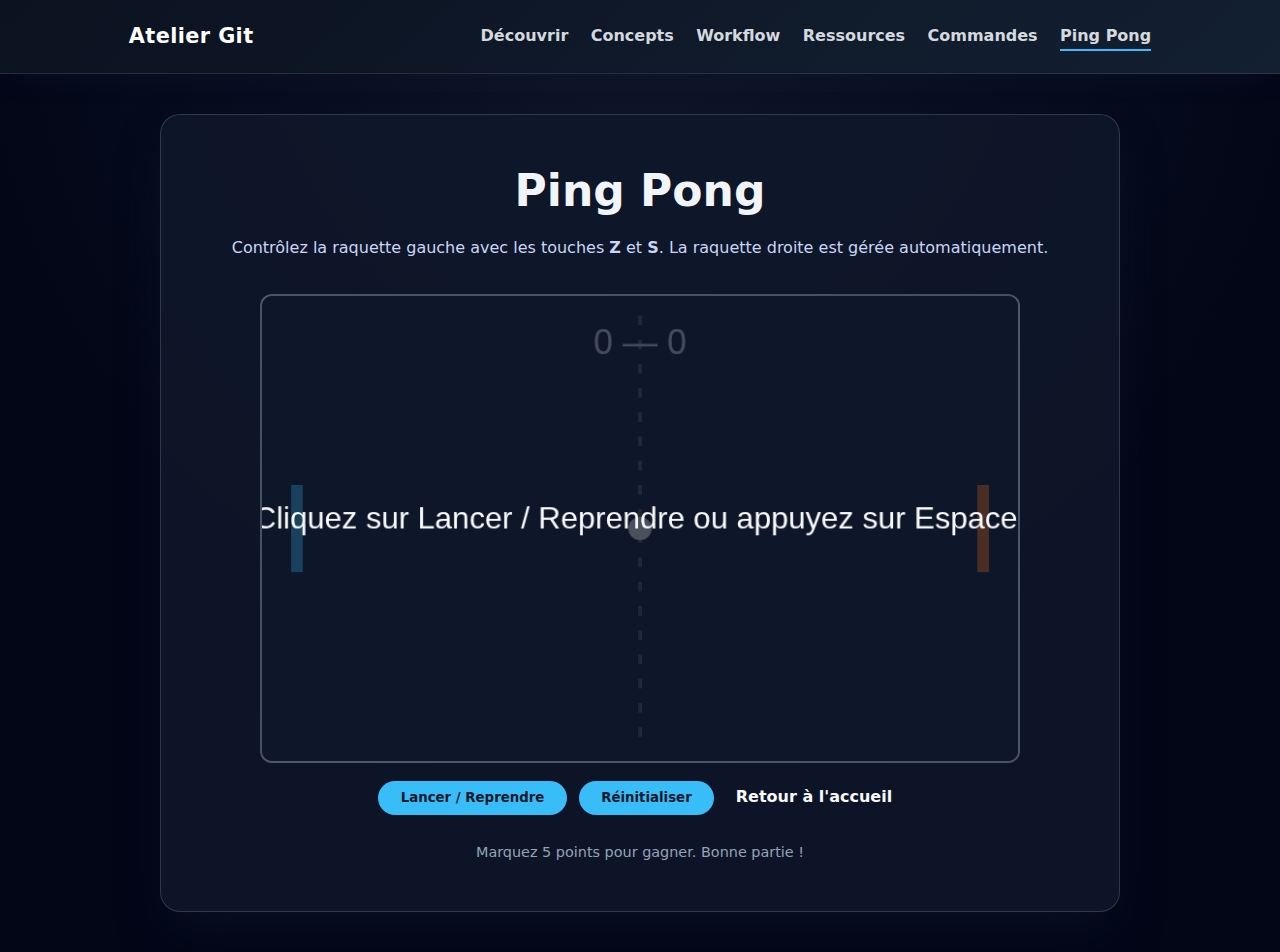
<file: pingpong/index.html>
<!DOCTYPE html>
<html lang="fr">
<head>
    <meta charset="UTF-8">
    <meta name="viewport" content="width=device-width, initial-scale=1.0">
    <title>Mini-jeu Ping Pong</title>
    <link rel="stylesheet" href="../styles.css">
    <link rel="stylesheet" href="style.css">
</head>
<body>
    <header class="game-topbar">
        <nav class="top-nav">
            <a class="logo" href="../index.html">Atelier Git</a>
            <ul class="nav-links">
                <li><a href="../index.html#intro">Découvrir</a></li>
                <li><a href="../index.html#concepts">Concepts</a></li>
                <li><a href="../index.html#workflow">Workflow</a></li>
                <li><a href="../index.html#ressources">Ressources</a></li>
                <li><a href="../commandes.html">Commandes</a></li>
                <li><a class="active" href="index.html">Ping Pong</a></li>
            </ul>
        </nav>
    </header>
    <main class="game-wrapper">
        <header class="game-header">
            <h1>Ping Pong</h1>
            <p>Contrôlez la raquette gauche avec les touches <strong>Z</strong> et <strong>S</strong>. La raquette droite est gérée automatiquement.</p>
        </header>
        <section class="game-area">
            <canvas id="pong" width="780" height="480" aria-label="Table de ping pong"></canvas>
            <div class="quiz-overlay" id="quizOverlay" aria-hidden="true">
                <div class="quiz-card" role="dialog" aria-modal="true" aria-labelledby="quizHeading">
                    <h2 id="quizHeading">Question Git</h2>
                    <p id="quizQuestion" class="quiz-question"></p>
                    <div id="quizOptions" class="quiz-options" role="group" aria-label="Choix de réponses"></div>
                    <p id="quizFeedback" class="quiz-feedback" aria-live="polite"></p>
                    <button id="quizContinue" class="quiz-continue" type="button" hidden>Continuer la partie</button>
                </div>
            </div>
            <div class="controls">
                <button id="startButton" type="button">Lancer / Reprendre</button>
                <button id="resetButton" type="button">Réinitialiser</button>
                <a class="back-link" href="../index.html">Retour à l'accueil</a>
            </div>
        </section>
        <footer class="game-footer">
            <p>Marquez 5 points pour gagner. Bonne partie !</p>
        </footer>
    </main>
    <script src="game.js"></script>
</body>
</html>
</file>
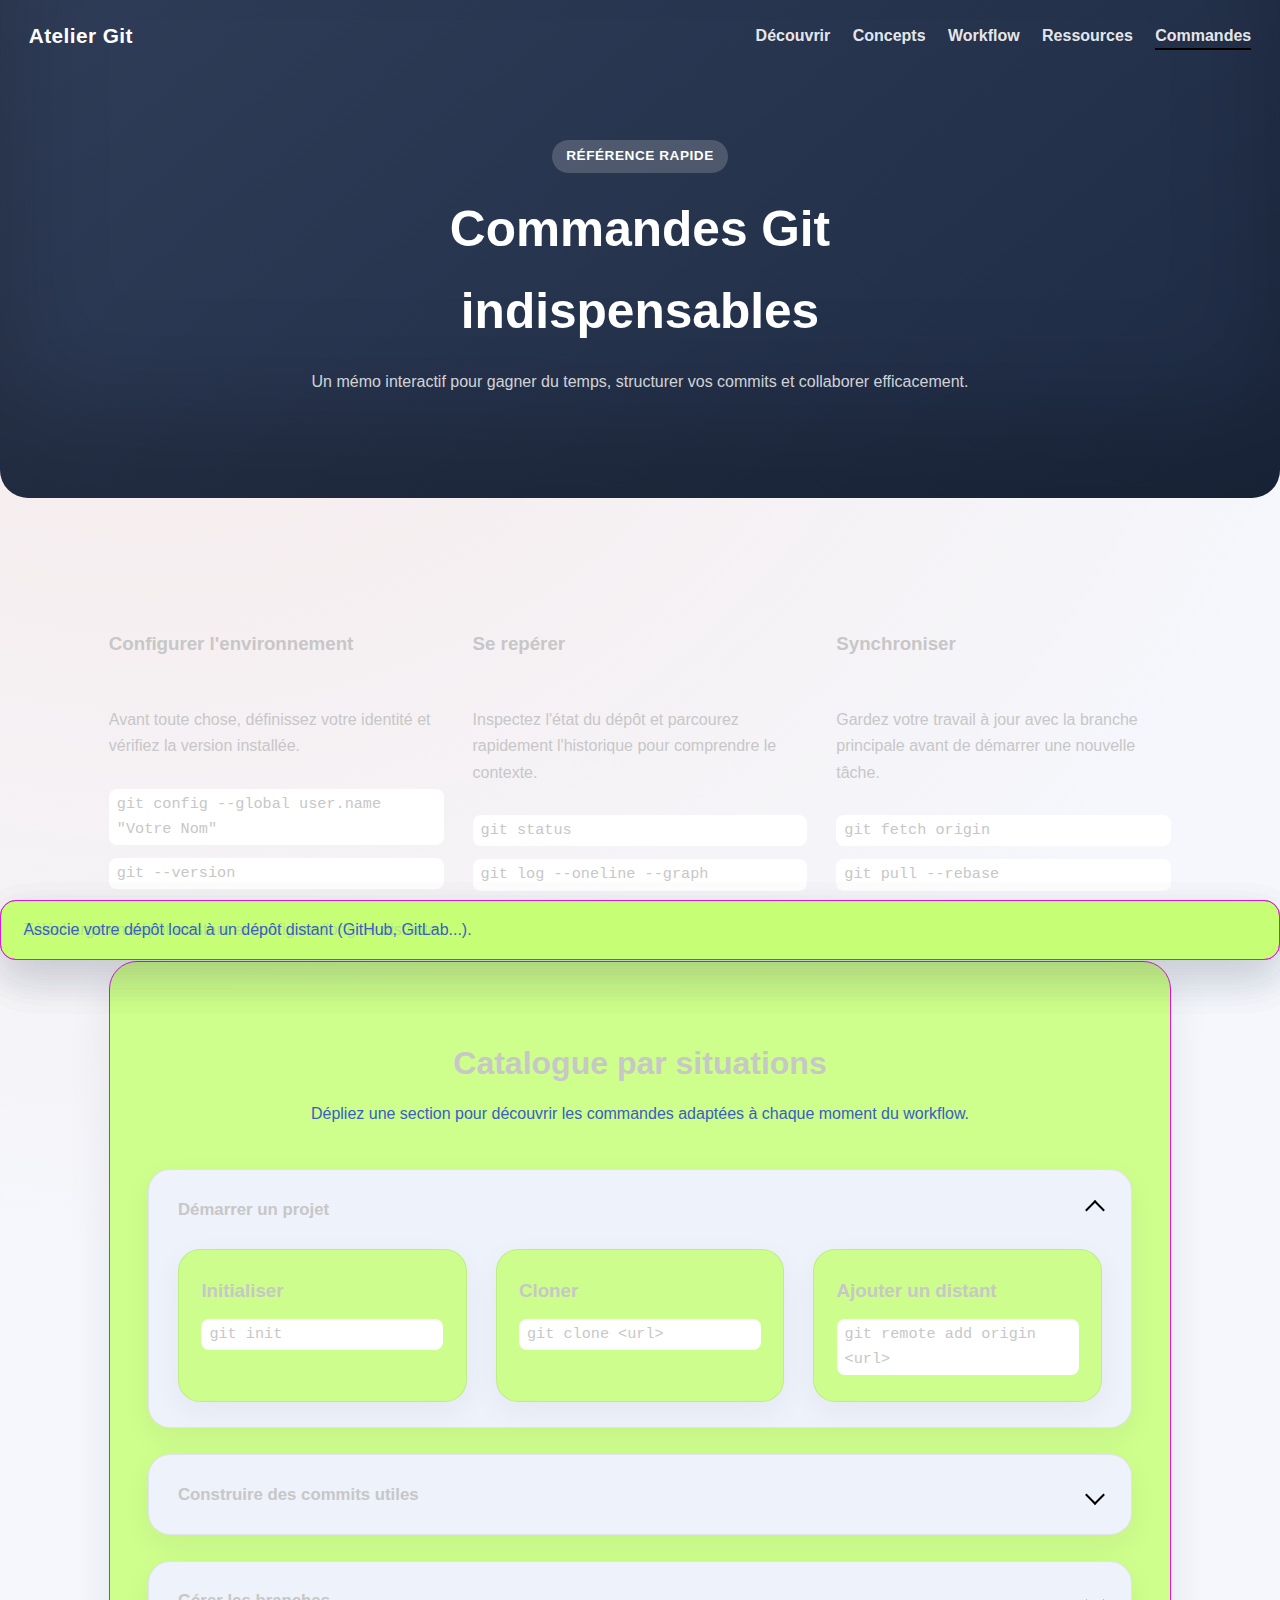
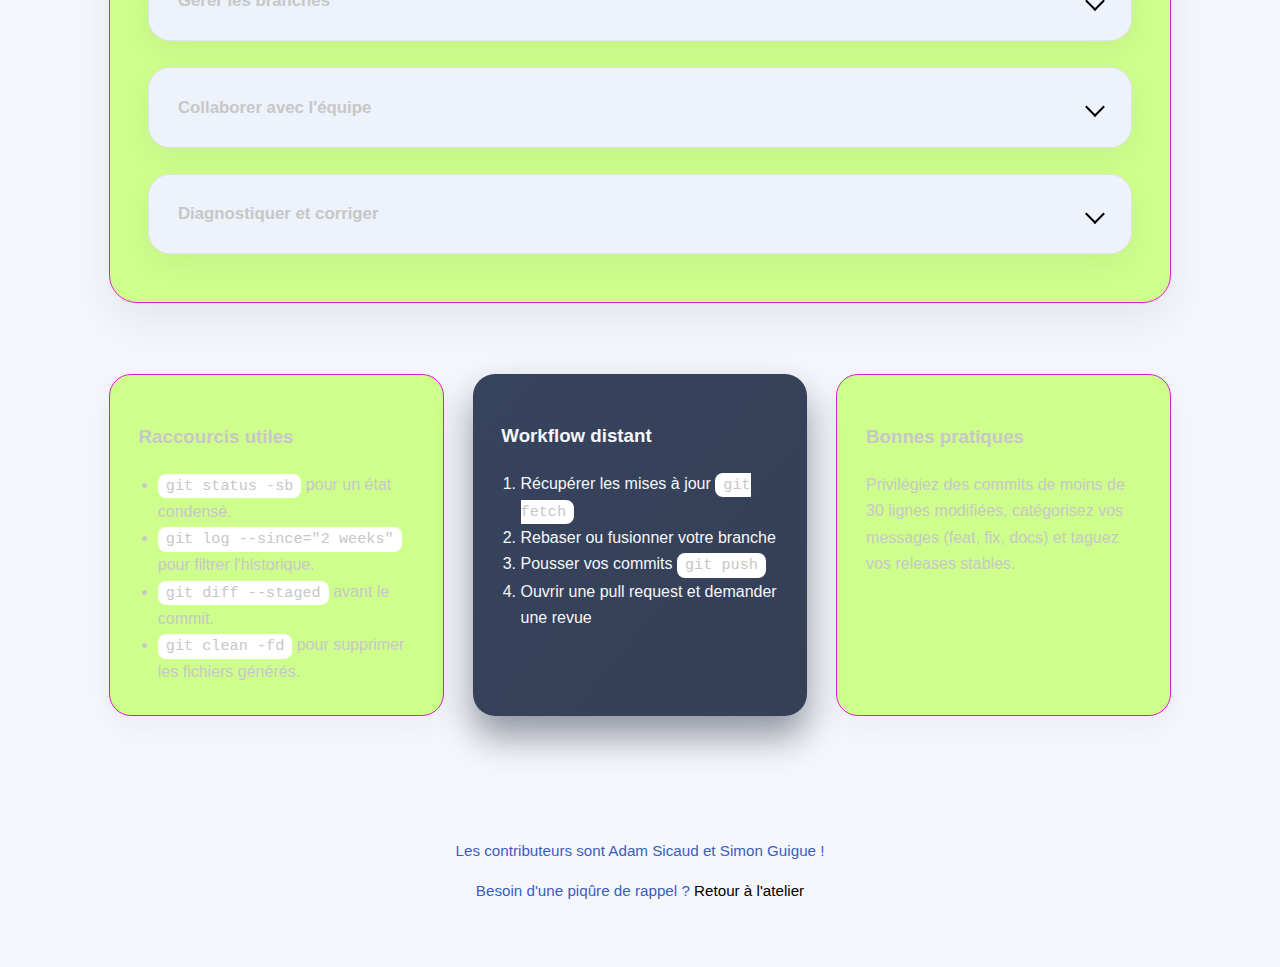
<file: commandes.html>
<!DOCTYPE html>
<html lang="fr">
<head>
    <!-- Métadonnées et ressources partagées avec la page d'accueil -->
    <meta charset="UTF-8">
    <meta name="viewport" content="width=device-width, initial-scale=1.0">
    <title>Atelier Git — Commandes essentielles</title>
    <link rel="preconnect" href="https://fonts.googleapis.com">
    <link rel="preconnect" href="https://fonts.gstatic.com" crossorigin>
    <link href="https://fonts.googleapis.com/css2?family=Manrope:wght@400;600;700&display=swap" rel="stylesheet">
    <link rel="stylesheet" href="styles.css">
</head>
<body>
    <!-- Bandeau d'introduction dédié à la fiche de commandes -->
    <header class="page-hero">
        <nav class="top-nav">
            <a class="logo" href="index.html">Atelier Git</a>
            <ul class="nav-links">
                <li><a href="index.html#intro">Découvrir</a></li>
                <li><a href="index.html#concepts">Concepts</a></li>
                <li><a href="index.html#workflow">Workflow</a></li>
                <li><a href="index.html#ressources">Ressources</a></li>
                <li><a class="active" href="commandes.html">Commandes</a></li>
            </ul>
        </nav>
        <div class="page-title">
            <span class="badge">Référence rapide</span>
            <h1>Commandes Git indispensables</h1>
            <p>Un mémo interactif pour gagner du temps, structurer vos commits et collaborer efficacement.</p>
        </div>
    </header>

    <!-- Contenu principal : repères et catalogue des commandes -->
    <main class="content">
        <!-- Mise en contexte avec premières commandes de base -->
        <section class="section command-intro">
            <div class="intro-grid">
                <article>
                    <h3>Configurer l'environnement</h3>
                    <p>Avant toute chose, définissez votre identité et vérifiez la version installée.</p>
                    <code>git config --global user.name "Votre Nom"</code>
                    <code>git --version</code>
                </article>
                <article>
                    <h3>Se repérer</h3>
                    <p>Inspectez l'état du dépôt et parcourez rapidement l'historique pour comprendre le contexte.</p>
                    <code>git status</code>
                    <code>git log --oneline --graph</code>
                </article>
                <article>
                    <h3>Synchroniser</h3>
                    <p>Gardez votre travail à jour avec la branche principale avant de démarrer une nouvelle tâche.</p>
                    <code>git fetch origin</code>
                    <code>git pull --rebase</code>
                </article>
            </div>
        </section>

        <!-- Référence structurée par situations de travail -->
        <section class="section command-catalog">
            <div class="section-heading">
                <h2>Catalogue par situations</h2>
                <p>Dépliez une section pour découvrir les commandes adaptées à chaque moment du workflow.</p>
            </div>
            <div class="command-groups">
                <details open>
                    <summary>Démarrer un projet</summary>
                    <div class="command-list">
                        <article class="command-card">
                            <h3>Initialiser</h3>
                            <code>git init</code>
                            <p>Crée un nouveau dépôt Git vide dans le dossier courant.</p>
                        </article>
                        <article class="command-card">
                            <h3>Cloner</h3>
                            <code>git clone &lt;url&gt;</code>
                            <p>Télécharge un dépôt existant et configure l'origine distante.</p>
                        </article>
                        <article class="command-card">
                            <h3>Ajouter un distant</h3>
                            <code>git remote add origin &lt;url&gt;</code>
                            <p>Associe votre dépôt local à un dépôt distant (GitHub, GitLab...).</p>
                        </article>
                    </div>
                </details>

                <details>
                    <summary>Construire des commits utiles</summary>
                    <div class="command-list">
                        <article class="command-card">
                            <h3>Préparer</h3>
                            <code>git add &lt;fichier&gt;</code>
                            <p>Place les modifications dans l'index avant de les enregistrer.</p>
                        </article>
                        <article class="command-card">
                            <h3>Valider</h3>
                            <code>git commit -m "message"</code>
                            <p>Enregistre les changements dans l'historique avec un message clair.</p>
                        </article>
                        <article class="command-card">
                            <h3>Corriger</h3>
                            <code>git commit --amend</code>
                            <p>Modifie le dernier commit (message ou contenu) sans en créer un nouveau.</p>
                        </article>
                        <article class="command-card">
                            <h3>Mettre de côté</h3>
                            <code>git stash push -m "note"</code>
                            <p>Sauvegarde vos modifications en cours pour revenir sur une base propre.</p>
                        </article>
                    </div>
                </details>

                <details>
                    <summary>Gérer les branches</summary>
                    <div class="command-list">
                        <article class="command-card">
                            <h3>Créer une branche</h3>
                            <code>git checkout -b feature/ui</code>
                            <p>Crée et bascule sur une nouvelle branche pour isoler votre travail.</p>
                        </article>
                        <article class="command-card">
                            <h3>Changer de branche</h3>
                            <code>git switch feature/ui</code>
                            <p>Basculer vers une branche existante. Alternative moderne à <code>checkout</code>.</p>
                        </article>
                        <article class="command-card">
                            <h3>Fusionner</h3>
                            <code>git merge feature/ui</code>
                            <p>Intègre les commits de la branche cible dans la branche courante.</p>
                        </article>
                        <article class="command-card">
                            <h3>Réécrire proprement</h3>
                            <code>git rebase main</code>
                            <p>Rejoue vos commits par-dessus la branche principale pour un historique linéaire.</p>
                        </article>
                    </div>
                </details>

                <details>
                    <summary>Collaborer avec l'équipe</summary>
                    <div class="command-list">
                        <article class="command-card">
                            <h3>Publier</h3>
                            <code>git push -u origin feature/ui</code>
                            <p>Envoie vos commits et définit la branche distante par défaut.</p>
                        </article>
                        <article class="command-card">
                            <h3>Mettre à jour</h3>
                            <code>git pull --rebase</code>
                            <p>Récupère les nouveautés distantes et réapplique vos commits par-dessus.</p>
                        </article>
                        <article class="command-card">
                            <h3>Suivre une branche distante</h3>
                            <code>git fetch origin feature/ui</code>
                            <p>Télécharge la branche distante sans fusion automatique.</p>
                        </article>
                        <article class="command-card">
                            <h3>Étiqueter une release</h3>
                            <code>git tag v1.0.0</code>
                            <p>Crée un repère pour une version stable. Poussez-le avec <code>git push origin --tags</code>.</p>
                        </article>
                    </div>
                </details>

                <details>
                    <summary>Diagnostiquer et corriger</summary>
                    <div class="command-list">
                        <article class="command-card">
                            <h3>Comparer</h3>
                            <code>git diff main..feature/ui</code>
                            <p>Affiche les différences entre deux branches ou commits.</p>
                        </article>
                        <article class="command-card">
                            <h3>Blâmer</h3>
                            <code>git blame fichier.js</code>
                            <p>Identifie l'auteur et le commit à l'origine de chaque ligne.</p>
                        </article>
                        <article class="command-card">
                            <h3>Trouver un bug</h3>
                            <code>git bisect</code>
                            <p>Automatise la recherche du commit fautif en testant des points intermédiaires.</p>
                        </article>
                        <article class="command-card">
                            <h3>Retrouver un état</h3>
                            <code>git reflog</code>
                            <p>Liste toutes les positions récentes de HEAD pour récupérer un travail perdu.</p>
                        </article>
                    </div>
                </details>
            </div>
        </section>

        <!-- Mémo final avec astuces et rappels rapides -->
        <section class="section memo">
            <div class="memo-grid">
                <article class="memo-card">
                    <h3>Raccourcis utiles</h3>
                    <ul>
                        <li><code>git status -sb</code> pour un état condensé.</li>
                        <li><code>git log --since="2 weeks"</code> pour filtrer l'historique.</li>
                        <li><code>git diff --staged</code> avant le commit.</li>
                        <li><code>git clean -fd</code> pour supprimer les fichiers générés.</li>
                    </ul>
                </article>
                <article class="memo-card accent">
                    <h3>Workflow distant</h3>
                    <ol>
                        <li>Récupérer les mises à jour <code>git fetch</code></li>
                        <li>Rebaser ou fusionner votre branche</li>
                        <li>Pousser vos commits <code>git push</code></li>
                        <li>Ouvrir une pull request et demander une revue</li>
                    </ol>
                </article>
                <article class="memo-card">
                    <h3>Bonnes pratiques</h3>
                    <p>Privilégiez des commits de moins de 30 lignes modifiées, catégorisez vos messages (feat, fix, docs) et taguez vos releases stables.</p>
                </article>
            </div>
        </section>
    </main>

    <!-- Pied de page avec lien de retour vers l'accueil -->
    <footer class="site-footer">
        <p>Les contributeurs sont Adam Sicaud et Simon Guigue !</p>
        <p>Besoin d'une piqûre de rappel&nbsp;? <a href="index.html">Retour à l'atelier</a></p>
    </footer>
</body>
</html>
</file>
<file: styles.css>
/* Variables CSS servant de design tokens pour l'ensemble du site */
:root {
    --accent: #000000;
    --accent-dark: #FF9CAE;
    --ink-900: #c7c7c7;
    --ink-700: #3a5ec0;
    --ink-400: #bffffc;
    --surface: #c6ff76d6;
    --surface-soft: #eef2fb;
    --background: #f5f7fc;
    --border: rgb(226, 23, 223);
    --shadow-soft: 0 18px 45px rgba(31, 42, 61, 0.08);
    --shadow-light: 0 10px 30px rgba(31, 42, 61, 0.05);
    --radius-xl: 28px;
    --radius-lg: 22px;
    --radius-md: 16px;
    --radius-sm: 10px;
}

/* Normalisation de la gestion de tailles sur tous les éléments */
* {
    box-sizing: border-box;
}

/* Style global du body : typo, fond et lisibilité */
body {
    margin: 0;
    font-family: "Inter", -apple-system, BlinkMacSystemFont, "Segoe UI", Roboto, "Helvetica Neue", Arial, sans-serif;
    background: radial-gradient(circle at 12% 0%, rgba(255, 146, 110, 0.15), transparent 45%),
                var(--background);
    color: var(--ink-900);
    line-height: 1.65;
    text-rendering: optimizeLegibility;
}

/* Liens par défaut */
a {
    color: var(--accent);
    text-decoration: none;
}

/* Effet au survol des liens */
a:hover {
    color: var(--accent-dark);
}

/* Apparence des commandes et blocs monospace */
code {
    font-family: "SFMono-Regular", Consolas, "Liberation Mono", Menlo, monospace;
    background: rgb(255, 255, 255);
    border-radius: 0.5rem;
    padding: 0.2rem 0.5rem;
    font-size: 0.95rem;
    color: var(--ink-900);
}

/* Étiquettes arrondies utilisées dans les bandeaux */
.badge {
    display: inline-flex;
    align-items: center;
    gap: 0.5rem;
    padding: 0.35rem 0.9rem;
    border-radius: 999px;
    background: rgba(255, 255, 255, 0.18);
    color: #ffffff;
    font-size: 0.85rem;
    font-weight: 600;
    letter-spacing: 0.04em;
    text-transform: uppercase;
}

/* Barre de navigation supérieure */
.top-nav {
    display: flex;
    align-items: center;
    justify-content: space-between;
    gap: 1.5rem;
    padding: 1.2rem 1.8rem;
}

/* Logo du site positionné dans la nav */
.logo {
    font-weight: 700;
    font-size: 1.3rem;
    letter-spacing: 0.02em;
    color: #ffffff;
}

/* Liste des liens principaux */
.nav-links {
    list-style: none;
    display: flex;
    gap: 1.4rem;
    margin: 0;
    padding: 0;
}

/* Style de chaque lien du menu */
.nav-links a {
    font-weight: 600;
    color: rgba(255, 255, 255, 0.9);
    padding-bottom: 0.25rem;
    border-bottom: 2px solid transparent;
    transition: border 0.2s ease, opacity 0.2s ease;
}

/* Mise en évidence de la page active et du survol */
.nav-links a:hover,
.nav-links .active {
    border-color: var(--accent);
    opacity: 1;
}

/* En-tête principal avec dégradé et arrondis */
.hero {
    background: linear-gradient(140deg, #2f3c57 0%, #1f2c45 55%, #182133 100%);
    border-bottom-left-radius: var(--radius-xl);
    border-bottom-right-radius: var(--radius-xl);
    color: #ffd500;
    overflow: hidden;
    padding-bottom: 4.6rem;
    box-shadow: inset 0 -90px 120px rgba(0, 0, 0, 0.18);
}

/* Bloc central du message d'accueil */
.hero-content {
    max-width: 760px;
    margin: 0 auto;
    text-align: start;
    padding: 4.6rem 1.8rem 3.2rem;
}

/* Titrage principal adaptable */
.hero-content h1 {
    font-size: clamp(2.4rem, 2.8vw + 1.7rem, 3.6rem);
    margin: 1rem 0 1.1rem;
}

/* Paragraphe introductif */
.hero-content p {
    color: rgba(255, 255, 255, 0.82);
    font-size: 1.15rem;
    margin-bottom: 2.4rem;
}

/* Boutons d'appel à l'action */
.hero-actions {
    display: flex;
    flex-wrap: wrap;
    justify-content: center;
    gap: 1rem;
}

/* Styles partagés des deux boutons principaux */
.cta-button,
.ghost-button {
    display: inline-flex;
    align-items: center;
    justify-content: center;
    border-radius: 40px;
    padding: 0.9rem 1.8rem;
    font-weight: 700;
    transition: transform 0.2s ease, box-shadow 0.2s ease, background 0.2s ease;
}

/* Bouton principal orange */
.cta-button {
    background: linear-gradient(130deg, var(--accent), #8d280098);
    color: #ffffff;
    box-shadow: var(--shadow-light);
}

/* Animation légère au survol du CTA */
.cta-button:hover {
    transform: translateY(-3px);
    box-shadow: 0 18px 32px rgba(255, 130, 88, 0.3);
}

/* Variante bleue dédiée au mini-jeu */
.hero-actions .game-button {
    background: linear-gradient(130deg, #38bdf8, #0ea5e9);
    color: #0f172a;
    box-shadow: 0 18px 32px rgba(14, 165, 233, 0.28);
}

.hero-actions .game-button:hover {
    box-shadow: 0 18px 32px rgba(14, 165, 233, 0.42);
}

/* Variante translucide pour l'exploration */
.ghost-button {
    border: 1px solid rgba(255, 255, 255, 0.45);
    color: #ffffff;
    background: transparent;
}

/* Accentuation du ghost button au survol */
.ghost-button:hover {
    background: rgba(255, 255, 255, 0.08);
}

/* Vignettes introductives sous le héros */
.hero-panels {
    max-width: 1040px;
    margin: 0 auto;
    padding: 0 1.8rem 3.4rem;
    display: grid;
    grid-template-columns: repeat(auto-fit, minmax(220px, 1fr));
    gap: 1.6rem;
}

/* Cartes translucides de la section héro */
.hero-panels article {
    background: rgba(255, 255, 255, 0.16);
    backdrop-filter: blur(16px);
    border: 1px solid rgba(255, 255, 255, 0.25);
    border-radius: var(--radius-lg);
    padding: 1.8rem;
    color: rgba(255, 255, 255, 0.9);
    box-shadow: 0 22px 36px rgba(10, 16, 28, 0.32);
}

/* Gabarit centré pour le contenu principal */
.content {
    max-width: 1120px;
    margin: 0 auto;
    padding: 2.6rem 1.8rem 4.2rem;
}

/* Espacement vertical entre les sections */
.section {
    margin-top: 4.4rem;
}

/* Entêtes communs des sections */
.section-heading {
    max-width: 720px;
    margin: 0 auto 2.6rem;
    text-align: center;
}

/* Réglages typographiques des titres de section */
.section-heading h2 {
    font-size: 2rem;
    margin-bottom: 0.75rem;
}

/* Paragraphe introductif des sections */
.section-heading p {
    margin: 0;
    color: var(--ink-700);
}

/* Gabarits de grilles réutilisés dans plusieurs sections */
.overview-grid,
.concept-grid,
.resource-grid,
.practice-grid,
.faq-grid,
.intro-grid,
.command-list,
.memo-grid {
    display: grid;
    grid-template-columns: repeat(auto-fit, minmax(220px, 1fr));
    gap: 1.8rem;
}

/* Cartes blanches avec ombre légère */
.overview-grid article,
.resource-grid article,
.practice-card,
.memo-card {
    background: var(--surface);
    padding: 1.8rem;
    border-radius: var(--radius-lg);
    border: 1px solid var(--border);
    box-shadow: var(--shadow-light);
    transition: transform 0.2s ease, box-shadow 0.2s ease;
}

/* Effet d'élévation lorsqu'on survole une carte */
.overview-grid article:hover,
.resource-grid article:hover,
.practice-card:hover,
.memo-card:hover {
    transform: translateY(-4px);
    box-shadow: var(--shadow-soft);
}

/* Variante spécifique pour afficher les concepts sous forme de cartes extensibles */
.concept-grid {
    display: flex;
    flex-wrap: wrap;
    gap: 1.8rem;
    justify-content: center;
}

/* Cartes repliables des concepts */
.concept-grid details {
    position: relative;
    background: var(--surface);
    border-radius: var(--radius-lg);
    border: 1px solid var(--border);
    padding: 1.4rem 1.6rem;
    box-shadow: var(--shadow-light);
    width: 260px;
    transition: transform 0.25s ease, box-shadow 0.25s ease;
    overflow: visible;
}

/* Mise en avant lors du survol d'une carte */
.concept-grid details:hover {
    transform: translateY(-4px);
    box-shadow: 0 14px 28px rgba(31, 42, 61, 0.1);
}

/* En-tête cliquable des cartes */
summary {
    cursor: pointer;
    display: flex;
    align-items: center;
    justify-content: space-between;
    font-weight: 700;
    font-size: 1.05rem;
    color: var(--ink-900);
}

/* Suppression du triangle natif pour garder un style custom */
summary::-webkit-details-marker {
    display: none;
}

/* Chevron custom indiquant l'ouverture */
summary::after {
    content: "";
    width: 12px;
    height: 12px;
    border-right: 2px solid var(--accent);
    border-bottom: 2px solid var(--accent);
    transform: rotate(45deg);
    transition: transform 0.2s ease;
}

/* Rotation du chevron quand la carte est ouverte */
details[open] summary::after {
    transform: rotate(-135deg);
}

/* Contenu détaillé affiché sous la carte ouverte */
details p {
    position: absolute;
    left: 0;
    top: 100%;
    width: 100%;
    background: var(--surface);
    border-radius: var(--radius-md);
    border: 1px solid var(--border);
    box-shadow: var(--shadow-soft);
    padding: 1rem 1.4rem;
    margin-top: 0.6rem;
    color: var(--ink-700);
    animation: expand 0.25s ease;
    z-index: 10;
}

/* Animation d'apparition des cartes */
@keyframes expand {
    from {
        opacity: 0;
        transform: translateY(-5px) scale(0.98);
    }
    to {
        opacity: 1;
        transform: translateY(0) scale(1);
    }
}

/* Priorité z-index quand plusieurs cartes sont ouvertes */
.concept-grid details[open] {
    z-index: 5;
}

/* Emphase sur les mots clés à l'intérieur des cartes */
details p em {
    color: var(--accent-dark);
    font-style: normal;
    font-weight: 600;
}

/* Encadré du workflow en 6 étapes */
.workflow {
    background: var(--surface);
    border-radius: var(--radius-xl);
    padding: 3rem 2.6rem;
    border: 1px solid var(--border);
    box-shadow: var(--shadow-soft);
}

/* Liste numérotée stylisée du workflow */
.workflow-steps {
    list-style: none;
    margin: 0;
    padding: 0;
    counter-reset: workflow;
    display: grid;
    grid-template-columns: repeat(auto-fit, minmax(240px, 1fr));
    gap: 1.8rem;
}

/* Cartes individuelles de chaque étape */
.workflow-steps li {
    counter-increment: workflow;
    padding: 2rem 1.6rem 1.6rem;
    border-radius: var(--radius-lg);
    background: var(--surface-soft);
    border: 1px solid rgba(31, 42, 61, 0.06);
    box-shadow: inset 0 0 0 1px rgba(255, 255, 255, 0.5);
    position: relative;
}

/* Pastille numérotée positionnée au-dessus de la carte */
.workflow-steps li::before {
    content: counter(workflow);
    position: absolute;
    top: -24px;
    left: 24px;
    width: 48px;
    height: 48px;
    border-radius: 50%;
    background: linear-gradient(130deg, var(--accent), #ff9c75);
    color: #ffffff;
    font-size: 1.1rem;
    font-weight: 700;
    display: grid;
    place-items: center;
    box-shadow: 0 16px 28px rgba(255, 130, 88, 0.28);
}

/* Titres et paragraphes des étapes */
.workflow-steps h3 {
    margin-top: 0.8rem;
    margin-bottom: 0.6rem;
}

/* Description textuelle de chaque étape */
.workflow-steps p {
    margin: 0;
    color: var(--ink-700);
}

/* Cartes de bonnes pratiques (permet d'ajouter des éléments absolus) */
.practice-card { position: relative; }

/* Variante sombre pour la checklist de merge */
.practice-card.accent {
    background: linear-gradient(135deg, rgba(47, 60, 87, 0.96), rgba(28, 39, 60, 0.92));
    color: #f5f7fc;
    border: none;
    box-shadow: 0 20px 36px rgba(18, 26, 44, 0.45);
}

/* Lignes de la checklist finale */
.check-item {
    display: flex;
    align-items: center;
    gap: 0.75rem;
    padding: 0.65rem 0.85rem;
    border-radius: var(--radius-sm);
    background: rgba(255, 255, 255, 0.08);
    margin-top: 0.6rem;
    font-weight: 600;
}

/* Personnalisation des cases à cocher */
.check-item input {
    width: 18px;
    height: 18px;
    accent-color: var(--accent);
}

/* Grille plus large pour les questions fréquentes */
.faq-grid {
    grid-template-columns: repeat(auto-fit, minmax(260px, 1fr));
}

/* Ajustement d'espacement sous la section ressources */
.resources {
    margin-bottom: 2rem;
}

/* Héros spécifique à la page des commandes */
.page-hero {
    background: linear-gradient(140deg, #303d58, #1e2b44);
    color: #ffffff;
    border-bottom-left-radius: var(--radius-xl);
    border-bottom-right-radius: var(--radius-xl);
    padding-bottom: 3.6rem;
    box-shadow: inset 0 -90px 110px rgba(0, 0, 0, 0.22);
}

/* Mise en page du titre et du sous-titre */
.page-title {
    max-width: 760px;
    margin: 0 auto;
    text-align: center;
    padding: 4.2rem 1.8rem 2.8rem;
}

/* Taille fluide du titre de page */
.page-title h1 {
    font-size: clamp(2.2rem, 2.4vw + 1.6rem, 3.1rem);
    margin: 1rem 0;
}

/* Texte descriptif sous le titre principal */
.page-title p {
    margin: 0;
    color: rgba(255, 255, 255, 0.8);
}

/* Cartes introductives en haut de la fiche commandes */
.command-intro .intro-grid article {
    display: flex;
    flex-direction: column;
    gap: 0.8rem;
}

/* Commandes affichées sur une ligne */
.command-intro code {
    display: inline-block;
}

/* Bloc principal listant les situations */
.command-catalog {
    background: var(--surface);
    border-radius: var(--radius-xl);
    padding: 3rem 2.4rem;
    border: 1px solid var(--border);
    box-shadow: var(--shadow-soft);
}

/* Sections repliables du catalogue */
.command-groups details {
    background: var(--surface-soft);
    border-radius: var(--radius-lg);
    border: 1px solid rgba(31, 42, 61, 0.07);
    padding: 1.6rem 1.8rem;
    box-shadow: var(--shadow-light);
    transition: transform 0.2s ease, box-shadow 0.2s ease;
}

/* Espacement entre chaque groupe repliable */
.command-groups details + details {
    margin-top: 1.6rem;
}

/* Léger soulèvement des groupes au survol */
.command-groups details:hover {
    transform: translateY(-3px);
    box-shadow: 0 18px 32px rgba(31, 42, 61, 0.12);
}

/* Contenant des cartes de commandes */
.command-list {
    margin-top: 1.6rem;
}

/* Carte décrivant une commande Git */
.command-card {
    background: var(--surface);
    border-radius: var(--radius-lg);
    border: 1px solid rgba(31, 42, 61, 0.08);
    padding: 1.6rem 1.4rem;
    box-shadow: var(--shadow-light);
    display: flex;
    flex-direction: column;
    gap: 0.75rem;
}

/* Titre de la commande */
.command-card h3 {
    margin: 0;
}

/* Description de la commande */
.command-card p {
    margin: 0;
    color: var(--ink-700);
}

/* Variante contrastée pour mettre en avant un mémo */
.memo-card.accent {
    background: linear-gradient(130deg, rgba(47, 60, 87, 0.96), rgba(32, 44, 68, 0.9));
    color: #f5f7fc;
    border: none;
    box-shadow: 0 20px 36px rgba(18, 26, 44, 0.45);
}

/* Listes affichées dans les mémos */
.memo-card ul,
.memo-card ol {
    margin: 1rem 0 0;
    padding-left: 1.2rem;
    color: inherit;
}

/* Style global des pieds de page */
.site-footer {
    text-align: center;
    padding: 2.5rem 1.8rem 3rem;
    font-size: 0.95rem;
    color: var(--ink-700);
}

/* Lien dans le pied de page */
.site-footer a { color: var(--accent); }

/* Toast qui s'affiche après la découverte de l'easter egg */
#konami-toast {
    position: fixed;
    bottom: 24px;
    right: 24px;
    background: linear-gradient(135deg, rgba(47, 60, 87, 0.96), rgba(28, 39, 60, 0.92));
    color: #f9fbff;
    font-weight: 700;
    padding: 1rem 1.4rem;
    border-radius: var(--radius-lg);
    box-shadow: 0 24px 40px rgba(12, 18, 32, 0.35);
    transform: translateY(140%);
    opacity: 0;
    transition: transform 0.32s ease, opacity 0.32s ease;
    pointer-events: none;
    z-index: 999;
}

/* État visible du toast */
#konami-toast.show {
    transform: translateY(0);
    opacity: 0.5;
}

/* Ajustements responsives pour tablettes */
@media (max-width: 960px) {
    .nav-links {
        flex-wrap: wrap;
        justify-content: flex-end;
    }

    .hero,
    .page-hero {
        border-bottom-left-radius: 42px;
        border-bottom-right-radius: 42px;
    }

    .workflow-steps {
        grid-template-columns: repeat(auto-fit, minmax(220px, 1fr));
    }
}

/* Ajustements responsives pour mobiles */
@media (max-width: 640px) {
    .hero-content {
        padding-top: 3.6rem;
    }

    .hero-panels {
        grid-template-columns: 1fr;
    }

    .overview-grid,
    .concept-grid,
    .resource-grid,
    .practice-grid,
    .faq-grid,
    .intro-grid,
    .command-list,
    .memo-grid {
        grid-template-columns: 1fr;
    }

    .workflow {
        padding: 2.4rem 1.6rem;
    }

    .workflow-steps {
        grid-template-columns: 1fr;
    }

    .command-catalog {
        padding: 2.6rem 1.6rem;
    }
}
</file>
<file: pingpong/style.css>
* {
    box-sizing: border-box;
    font-family: 'Manrope', system-ui, -apple-system, BlinkMacSystemFont, 'Segoe UI', sans-serif;
}

body {
    margin: 0;
    min-height: 100vh;
    display: flex;
    flex-direction: column;
    align-items: stretch;
    background: radial-gradient(circle at top, #0f172a, #020617 60%);
    color: #f1f5f9;
}

.game-topbar {
    background: linear-gradient(140deg, #0b1220, #132032);
    border-bottom: 1px solid rgba(148, 163, 184, 0.18);
    box-shadow: 0 14px 28px -18px rgba(15, 23, 42, 0.8);
}

.game-topbar .top-nav {
    max-width: min(1080px, 94vw);
    margin: 0 auto;
}

.game-topbar .nav-links a {
    color: rgba(241, 245, 249, 0.88);
}

.game-topbar .nav-links .active {
    border-color: #38bdf8;
}

.game-wrapper {
    width: min(960px, 92vw);
    padding: 2.5rem 2rem 2rem;
    background: rgba(15, 23, 42, 0.85);
    border: 1px solid rgba(148, 163, 184, 0.25);
    border-radius: 20px;
    box-shadow: 0 25px 50px -12px rgba(15, 23, 42, 0.6);
    margin: 2.5rem auto;
}

.game-header {
    text-align: center;
    margin-bottom: 2rem;
}

.game-header h1 {
    margin: 0 0 0.5rem;
    font-size: clamp(2rem, 5vw, 2.75rem);
}

.game-header p {
    margin: 0;
    color: #cbd5f5;
}

.game-area {
    display: grid;
    gap: 1rem;
    justify-items: center;
    position: relative;
}

#pong {
    width: 100%;
    max-width: 760px;
    background: linear-gradient(135deg, #1e293b, #111827);
    border: 2px solid rgba(148, 163, 184, 0.4);
    border-radius: 12px;
}

.quiz-overlay {
    position: absolute;
    inset: 0;
    display: flex;
    align-items: center;
    justify-content: center;
    padding: 1.5rem;
    background: rgba(2, 6, 23, 0.78);
    opacity: 0;
    pointer-events: none;
    transition: opacity 0.25s ease;
}

.quiz-overlay.visible {
    opacity: 1;
    pointer-events: auto;
}

.quiz-card {
    width: min(520px, 100%);
    background: radial-gradient(circle at top, rgba(30, 41, 59, 0.95), rgba(15, 23, 42, 0.95));
    border: 1px solid rgba(148, 163, 184, 0.35);
    border-radius: 18px;
    padding: 2rem 1.75rem;
    box-shadow: 0 30px 45px -25px rgba(2, 6, 23, 0.9);
    text-align: left;
}

.quiz-card h2 {
    margin: 0 0 0.75rem;
    font-size: clamp(1.6rem, 3.5vw, 1.9rem);
}

.quiz-question {
    margin: 0 0 1.25rem;
    color: #e2e8f0;
    line-height: 1.5;
}

.quiz-options {
    display: grid;
    gap: 0.75rem;
    margin-bottom: 1.25rem;
}

.quiz-options button {
    border: 1px solid rgba(148, 163, 184, 0.3);
    border-radius: 12px;
    padding: 0.75rem 1rem;
    background: rgba(148, 163, 184, 0.08);
    color: #f8fafc;
    text-align: left;
    font-size: 1rem;
    cursor: pointer;
    transition: transform 0.15s ease, border-color 0.2s ease, background 0.2s ease;
}

.quiz-options button:hover {
    transform: translateX(4px);
    border-color: rgba(56, 189, 248, 0.6);
    background: rgba(56, 189, 248, 0.12);
}

.quiz-options button:disabled {
    cursor: default;
    opacity: 0.9;
    transform: none;
}

.quiz-options button.is-correct {
    border-color: rgba(34, 197, 94, 0.75);
    background: rgba(34, 197, 94, 0.2);
    color: #bbf7d0;
}

.quiz-options button.is-incorrect {
    border-color: rgba(239, 68, 68, 0.7);
    background: rgba(239, 68, 68, 0.2);
    color: #fecaca;
}

.quiz-feedback {
    min-height: 1.5rem;
    margin: 0 0 1rem;
    font-weight: 600;
    color: #f1f5f9;
}

.quiz-feedback.positive {
    color: #34d399;
}

.quiz-feedback.negative {
    color: #f87171;
}

.quiz-continue {
    padding: 0.65rem 1.4rem;
    border-radius: 999px;
    border: none;
    font-weight: 700;
    background: linear-gradient(130deg, #38bdf8, #0ea5e9);
    color: #0f172a;
    cursor: pointer;
    box-shadow: 0 18px 32px rgba(14, 165, 233, 0.38);
}

.quiz-continue:hover {
    transform: translateY(-1px);
}

.controls {
    display: flex;
    flex-wrap: wrap;
    gap: 0.75rem;
    justify-content: center;
    align-items: center;
}

.controls button {
    padding: 0.6rem 1.4rem;
    border-radius: 999px;
    border: none;
    background: #38bdf8;
    color: #0f172a;
    font-weight: 700;
    cursor: pointer;
    transition: transform 0.15s ease, box-shadow 0.2s ease;
}

.controls button:hover {
    transform: translateY(-1px);
    box-shadow: 0 12px 20px -10px rgba(56, 189, 248, 0.7);
}

.controls button:active {
    transform: translateY(0);
    box-shadow: none;
}

.back-link {
    color: #f8fafc;
    text-decoration: none;
    font-weight: 600;
    padding: 0.3rem 0.6rem;
    border-bottom: 2px solid transparent;
    transition: border-color 0.2s ease;
}

.back-link:hover {
    border-color: #38bdf8;
}

.game-footer {
    text-align: center;
    margin-top: 1.5rem;
    color: #94a3b8;
    font-size: 0.9rem;
}

@media (max-width: 600px) {
    .game-wrapper {
        padding: 2rem 1.25rem 1.5rem;
    }

    .controls {
        flex-direction: column;
    }
}
</file>
